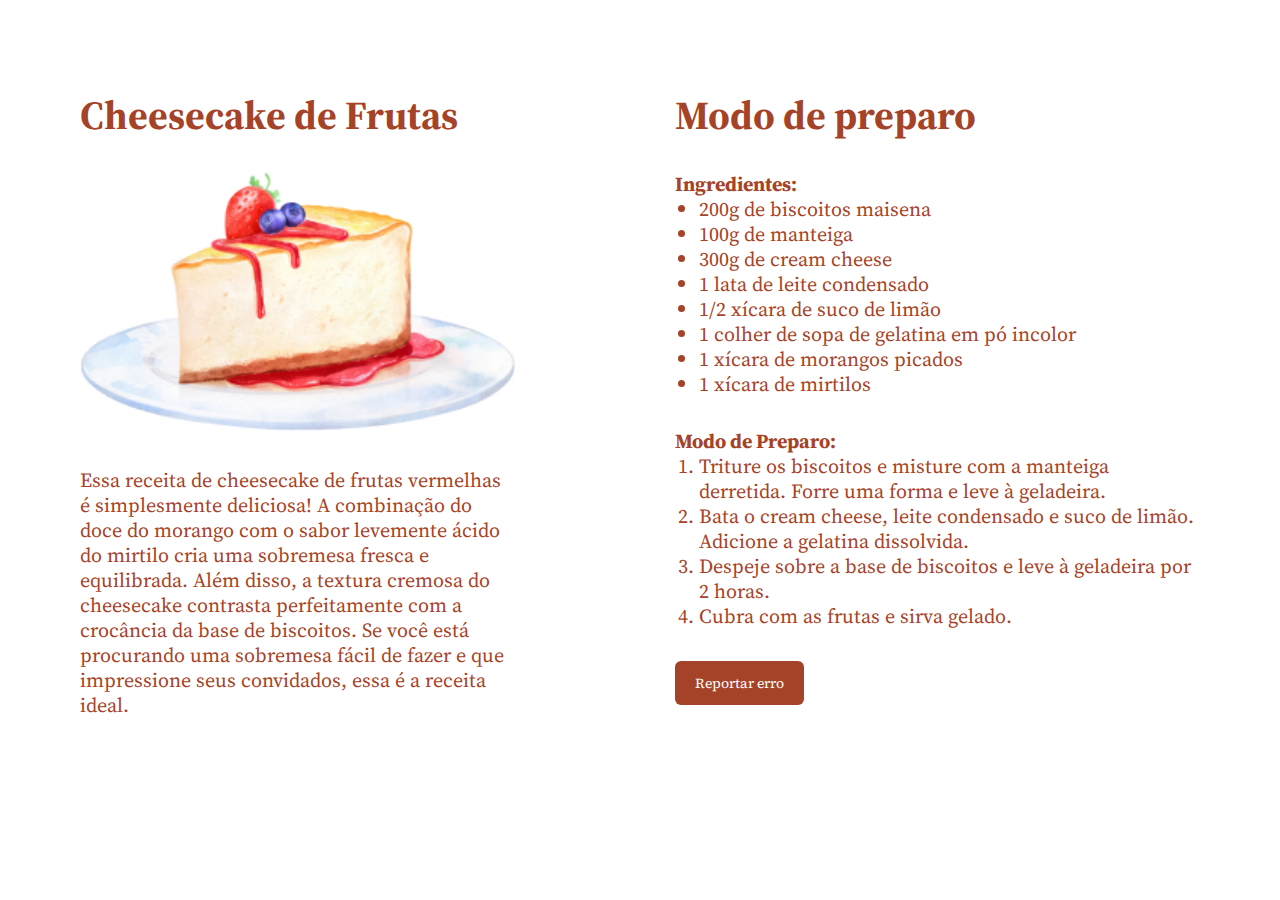
<file: index.html>
<!DOCTYPE html>
<html lang="pt-br">
<head>
    <link rel="preconnect" href="https://fonts.googleapis.com">
    <link rel="preconnect" href="https://fonts.gstatic.com" crossorigin>
    
    <meta charset="UTF-8">
    <meta name="viewport" content="width=device-width, initial-scale=1.0">
    
    <title>Cheesecake</title>
    <link rel="stylesheet" href="./style.css">

    <link href="https://fonts.googleapis.com/css2?family=Source+Serif+4:wght@500&family=Source+Serif+Pro:wght@400;700&display=swap" rel="stylesheet">
</head>
<body>
    <main>
        <div class="recipe">
            <h1>Cheesecake de Frutas</h1>
            <img src="./assets/cake.jpg" alt="Imagem de um desenho de bolo de frutas.">
            <p>Essa receita de cheesecake de frutas vermelhas é simplesmente deliciosa! 
                A combinação do doce do morango com o sabor 
                levemente ácido do mirtilo cria uma sobremesa fresca e equilibrada. 
                Além disso, a textura cremosa do cheesecake 
                contrasta perfeitamente com a crocância da base de biscoitos. 
                Se você está procurando uma sobremesa fácil
                de fazer e que impressione seus convidados, essa é a receita ideal.</p>
        </div>
        <div class="ingredients">
            <h2>Modo de preparo</h2>
            
            <strong>Ingredientes:</strong>
            <ul>
                <li>200g de biscoitos maisena</li>
                <li>100g de manteiga </li>
                <li>300g de cream cheese</li>
                <li>1 lata de leite condensado</li>
                <li>1/2 xícara de suco de limão</li>
                <li>1 colher de sopa de gelatina em pó incolor</li>
                <li>1 xícara de morangos picados</li>
                <li>1 xícara de mirtilos</li>
                
            </ul>

            <strong>Modo de Preparo:</strong>
            <ol>
                <li>Triture os biscoitos e misture com a manteiga derretida. Forre uma forma e leve à geladeira.</li>
                <li>Bata o cream cheese, leite condensado e suco de limão. Adicione a gelatina dissolvida.</li>
                <li>Despeje sobre a base de biscoitos e leve à geladeira por 2 horas.</li>
                <li>Cubra com as frutas e sirva gelado.</li>
            </ol>

            <button>Reportar erro</button>
        </div>
    </main>
</body>
</html>
</file>
<file: style.css>
* {
    margin: 0;
    padding: 0;
    box-sizing: border-box;

    /* para deixar a fonte mais delicada */
    -webkit-font-smoothing: antialiased; /* vai funcionar nos motores dos navegadores que usam webkit */
    -moz-osx-font-smoothing: grayscale; /* funciona no mozila firefox */
}

:root {
    font-family: 'Source Serif Pro';
    font-size: 62.5%;
}

body {
    color: #A54328;
    font-size: 1.6rem;
}

main {
    max-width: 32rem;
    
    margin-inline: auto; /* sugeri as linhas laterais esquerda e direita*/

    padding: 5.3rem 3.7rem;
    box-sizing: content-box;

    display: flex;
    flex-direction: column;
    gap: 3.2rem;
}


img {
    width: 100%;
    margin-block: 3.2rem;  /* espaço em cima e em baixo */
}

button {
    font-family: 'Source Serif 4';
    background-color: #A54328;

    color: white;

    border: 0;

    padding: .8rem 1.2rem;
    border-radius: .6rem;

    margin-top: 3.2rem;
}

button:hover {
    background-color: #e46e4d;
}

h1, h2 {
    font-size: 2.8rem;
    line-height: 3.6rem;

}

h2 {
    margin-bottom: 3.2rem;
}

p, li, strong {
    font-size: 1.4rem;
    line-height: 1.8rem;

}

ul, ol {
    padding-left: 2.4rem;
}

ul {
    margin-bottom: 3.2rem;
}

@media (min-width: 770px) { /* para transformar em rem, dividir 770/16 = 48.125 */
    main {
        flex-direction: row; /* faz com que a caixa fique um ao lado do outro */
        max-width: fit-content; 
        /* fit-content: significa que a caixa usará o espaço disponível, 
        mas nunca mais do que max-content. 
        Quando usado como tamanho de caixa definido para width, 
        height, min-width, min-height, max-width e max-height,
        os tamanhos máximo e mínimo referem-se ao tamanho do conteúdo. */
        gap: 16rem;

        padding: 9rem 6rem;
    }

    .recipe {
        max-width: 43.5rem;
    }

    .ingredients {
        max-width: 52.5rem;
    }

    h1, h2 {
        font-size: 4rem;
        line-height: 5rem;
    }

    p, li, strong {
        font-size: 2rem;
        line-height: 2.5rem;
    }

    button {
        padding: 1rem 2rem;
        font-size: 1.4rem;
        line-height: 2.4rem;
    }
}
</file>
